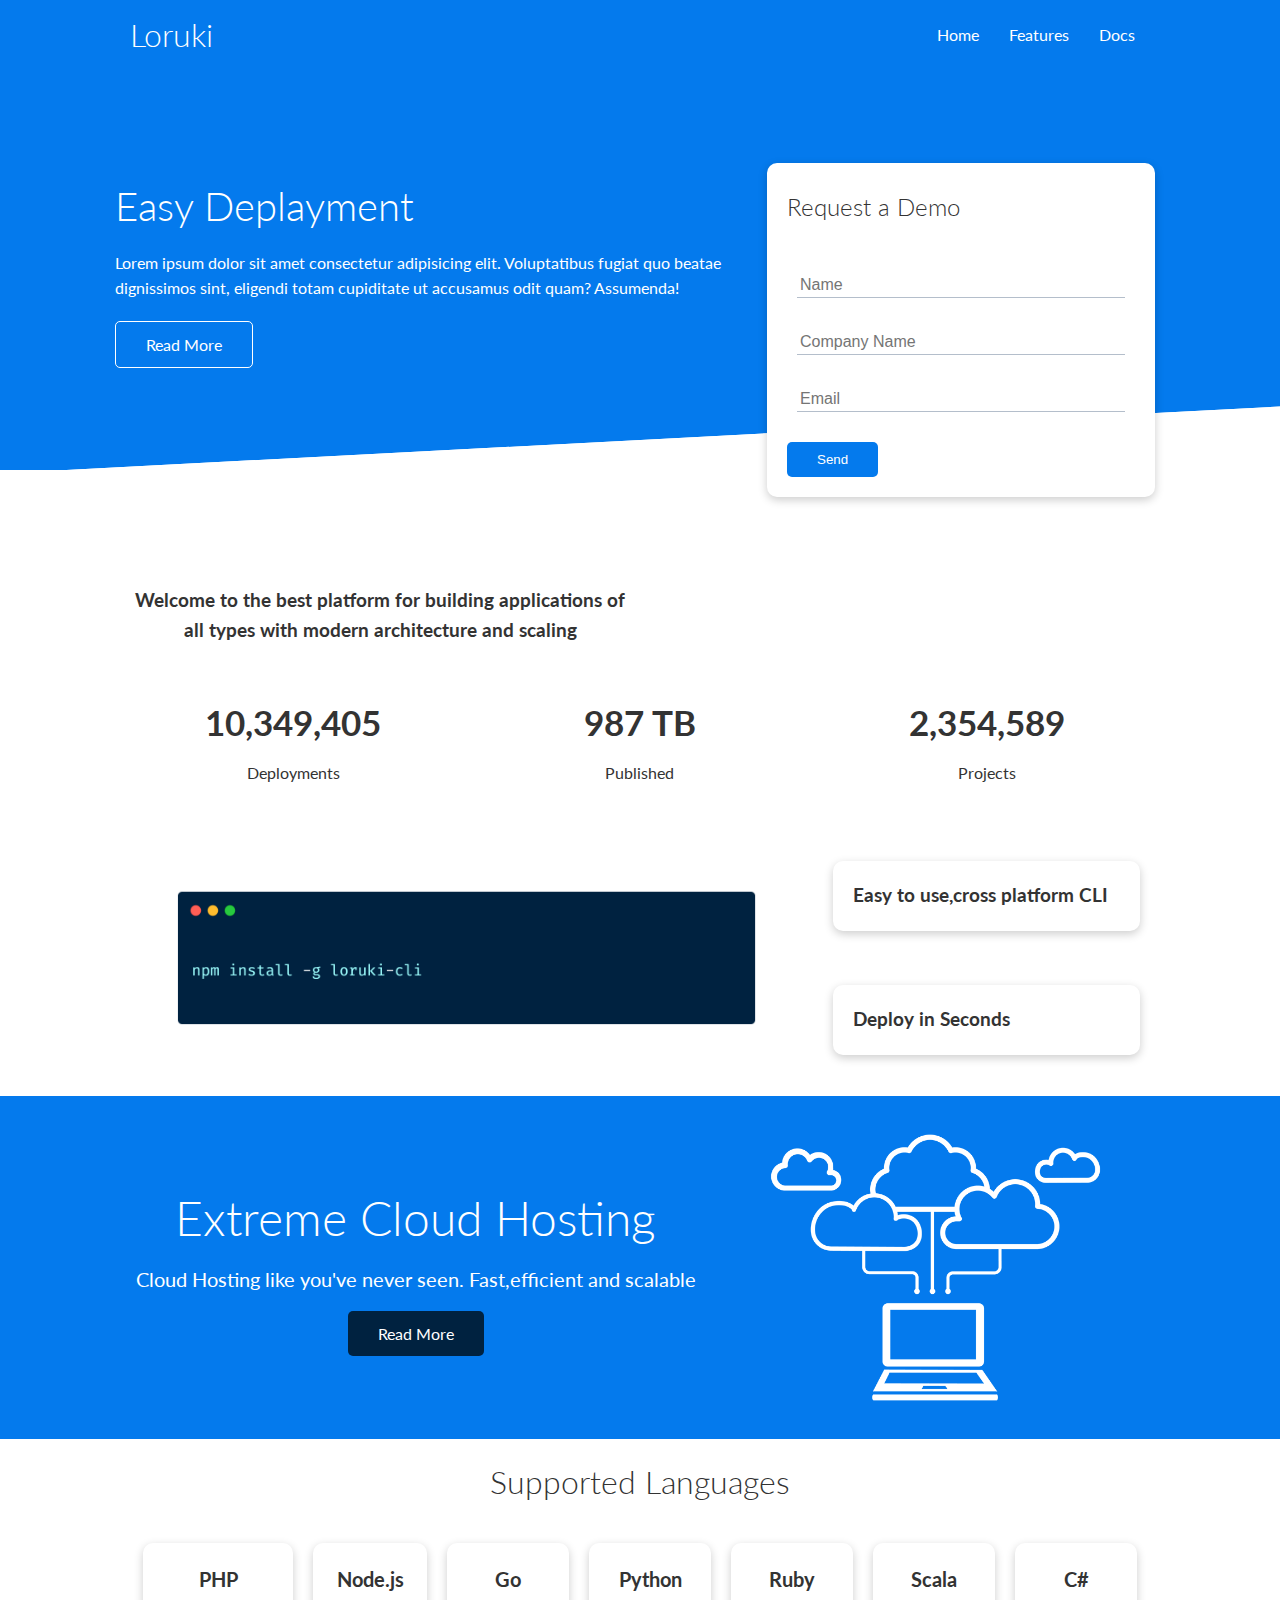
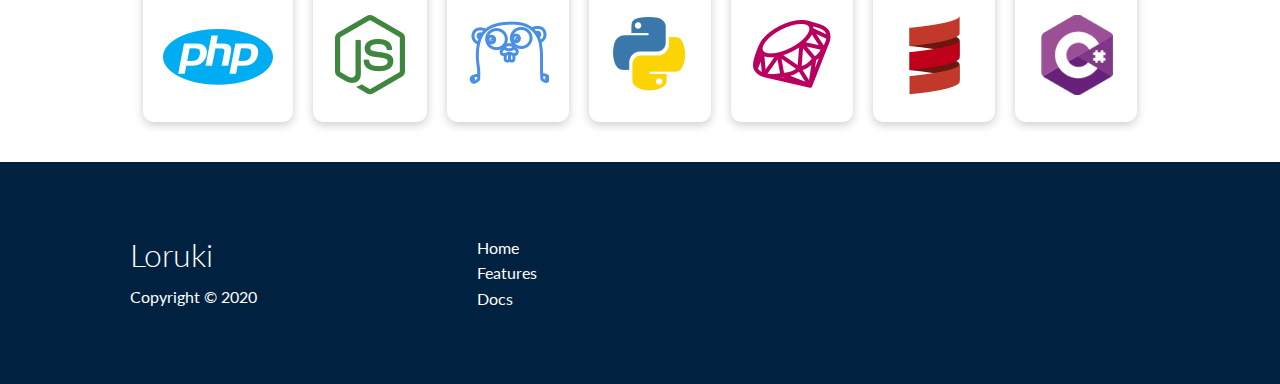
<file: index.html>
<!DOCTYPE html>
<html lang="en">
<head>
    <meta charset="UTF-8">
    <meta http-equiv="X-UA-Compatible" content="IE=edge">
    <meta name="viewport" content="width=device-width, initial-scale=1.0">
    <link rel="stylesheet" href="css/styles.css">

    <link rel="stylesheet" href="https://pro.fontawesome.com/releases/v5.10.0/css/all.css" integrity="sha384-AYmEC3Yw5cVb3ZcuHtOA93w35dYTsvhLPVnYs9eStHfGJvOvKxVfELGroGkvsg+p" crossorigin="anonymous"/>

    <title>Loruki | Clone</title>
</head>
<body>
    <!--Navbar-->
    <div class="navbar">
        <div class="container flex">
            <h1 class="logo">Loruki</h1>
            <nav>
                <ul>
                    <li><a href="index.html">Home</a></li>
                    <li><a href="features.html">Features</a></li>
                    <li><a href="docs.html">Docs</a></li>
                </ul>
            </nav>
        </div>
    </div>

    <!--Showcase-->
    <section class="showcase">
        <div class="container grid">
            <div class="showcase-text">
                <h1>Easy Deplayment</h1>
                <p>Lorem ipsum dolor sit amet consectetur
                    adipisicing elit. Voluptatibus fugiat
                    quo beatae dignissimos sint, eligendi
                    totam cupiditate ut accusamus odit
                    quam? Assumenda!
                </p>
                <a href="features.html" class="btn btn-outline">Read More</a>
                
            </div>
            <div class="showcase-form card">
                <h2>Request a Demo</h2>
                <form name="contact" method="POST"  netlify-honeypot="bot-field" data-netlify="true">
                    <input type="hidden" name="form-name" value="contact">
                    <p class="hidden">
                        <label>Email: <input type="text" name="name" /></label>
                      </p>
                    <div class="form-control">
                        <input type="text" name="name" placeholder="Name" required />
                    </div> 
                    <div class="form-control">
                        <input type="text" name="company" placeholder="Company Name" required/>
                    </div>
                    <div class="form-control">
                        <input type="email" name="email" placeholder="Email" required />
                    </div>  
                    <input type="submit" value="Send" class="btn btn-primary" /> 
                </form>
            </div>
        </div>
    </section>

    <!--Stats-->
    <section class="stats">
        <div class="container">
            <h3 class="stats-heading text-center my-1">
                Welcome to the best platform for building applications of all types
                with modern architecture and scaling
            </h3>

            <div class="grid grid-3 text-center my-4">
                <div>
                    <i class="fas fa-server fa-3x"></i>
                    <h3>10,349,405</h3>
                    <p class="text-secondary">Deployments</p>
                </div>
                <div>
                    <i class="fas fa-upload fa-3x"></i>
                    <h3>987 TB</h3>
                    <p class="text-secondary">Published</p>
                </div>
                <div>
                    <i class="fas fa-project-diagram fa-3x"></i>
                    <h3>2,354,589</h3>
                    <p class="text-secondary">Projects</p>
                </div>
            </div>
        </div>
    </section>

    <!--CLI Section-->
    <section class="cli">
        <div class="container grid">
            <img src="/images/cli.png" alt="CLI IMAGE">
            <div class="card">
                <h3>Easy to use,cross platform CLI</h3>
            </div>
            <div class="card">
                <h3>Deploy in Seconds</h3>
            </div>
        </div>
    </section>


    <!--Cloud Section-->
    <section class="cloud bg-primary my-2 py-2">
        <div class="container grid">
            <div class="text-center">
                <h2 class="lg">Extreme Cloud Hosting</h2>
                <p class="lead my-1">
                    Cloud Hosting like you've never seen.
                    Fast,efficient and scalable
                </p>
                <a href="features.html" class="btn btn-dark">Read More</a>
            </div>
            <img src="/images/cloud.png" alt="CloudiMG">
        </div>
    </section>


    <!--Languages Section-->
    <section class="languages">
        <h2 class="md text-center my-2">
            Supported Languages
        </h2>
        <div class="container flex">
            <div class="card">
                <h4>PHP</h4>
                <img src="/images/logos/php.png" alt="PHP-img.png">
            </div>

            <div class="card">
                <h4>Node.js</h4>
                <img src="/images/logos/node.png" alt="NodeJS-img.png">
            </div>

            <div class="card">
                <h4>Go</h4>
                <img src="/images/logos/go.png" alt="Goland-img.png">
            </div>

            <div class="card">
                <h4>Python</h4>
                <img src="/images/logos/python.png" alt="Python-img.png">
            </div>

            <div class="card">
                <h4>Ruby</h4>
                <img src="/images/logos/ruby.png" alt="Ruby-img.png">
            </div>

            <div class="card">
                <h4>Scala</h4>
                <img src="/images/logos/scala.png" alt="Scala-img.png">
            </div>

            <div class="card">
                <h4>C#</h4>
                <img src="/images/logos/csharp.png" alt="C#-img.png">
            </div>
        </div>
    </section>


    <!--Footer Section-->

    <footer class="footer bg-dark py-5">
        <div class="container grid grid-3">
            <div>
                <h1>Loruki</h1>
                <p>Copyright &copy 2020</p>
            </div>
            <nav>
                <ul>
                    <li><a href="index.html">Home</a></li>
                    <li><a href="features.html">Features</a></li>
                    <li><a href="docs.html">Docs</a></li>
                </ul>
            </nav>
            <div class="social">
                <a href="#">
                    <i class="fab fa-twitter fa-2x"></i>
                </a>
                <a href="#">
                    <i class="fab fa-facebook fa-2x"></i>
                </a>
                <a href="#">
                    <i class="fab fa-instagram fa-2x"></i>
                </a>
                <a href="#">
                    <i class="fab fa-github fa-2x"></i>
                </a>
            </div>
        </div>
    </footer>
</body>
</html>
</file>
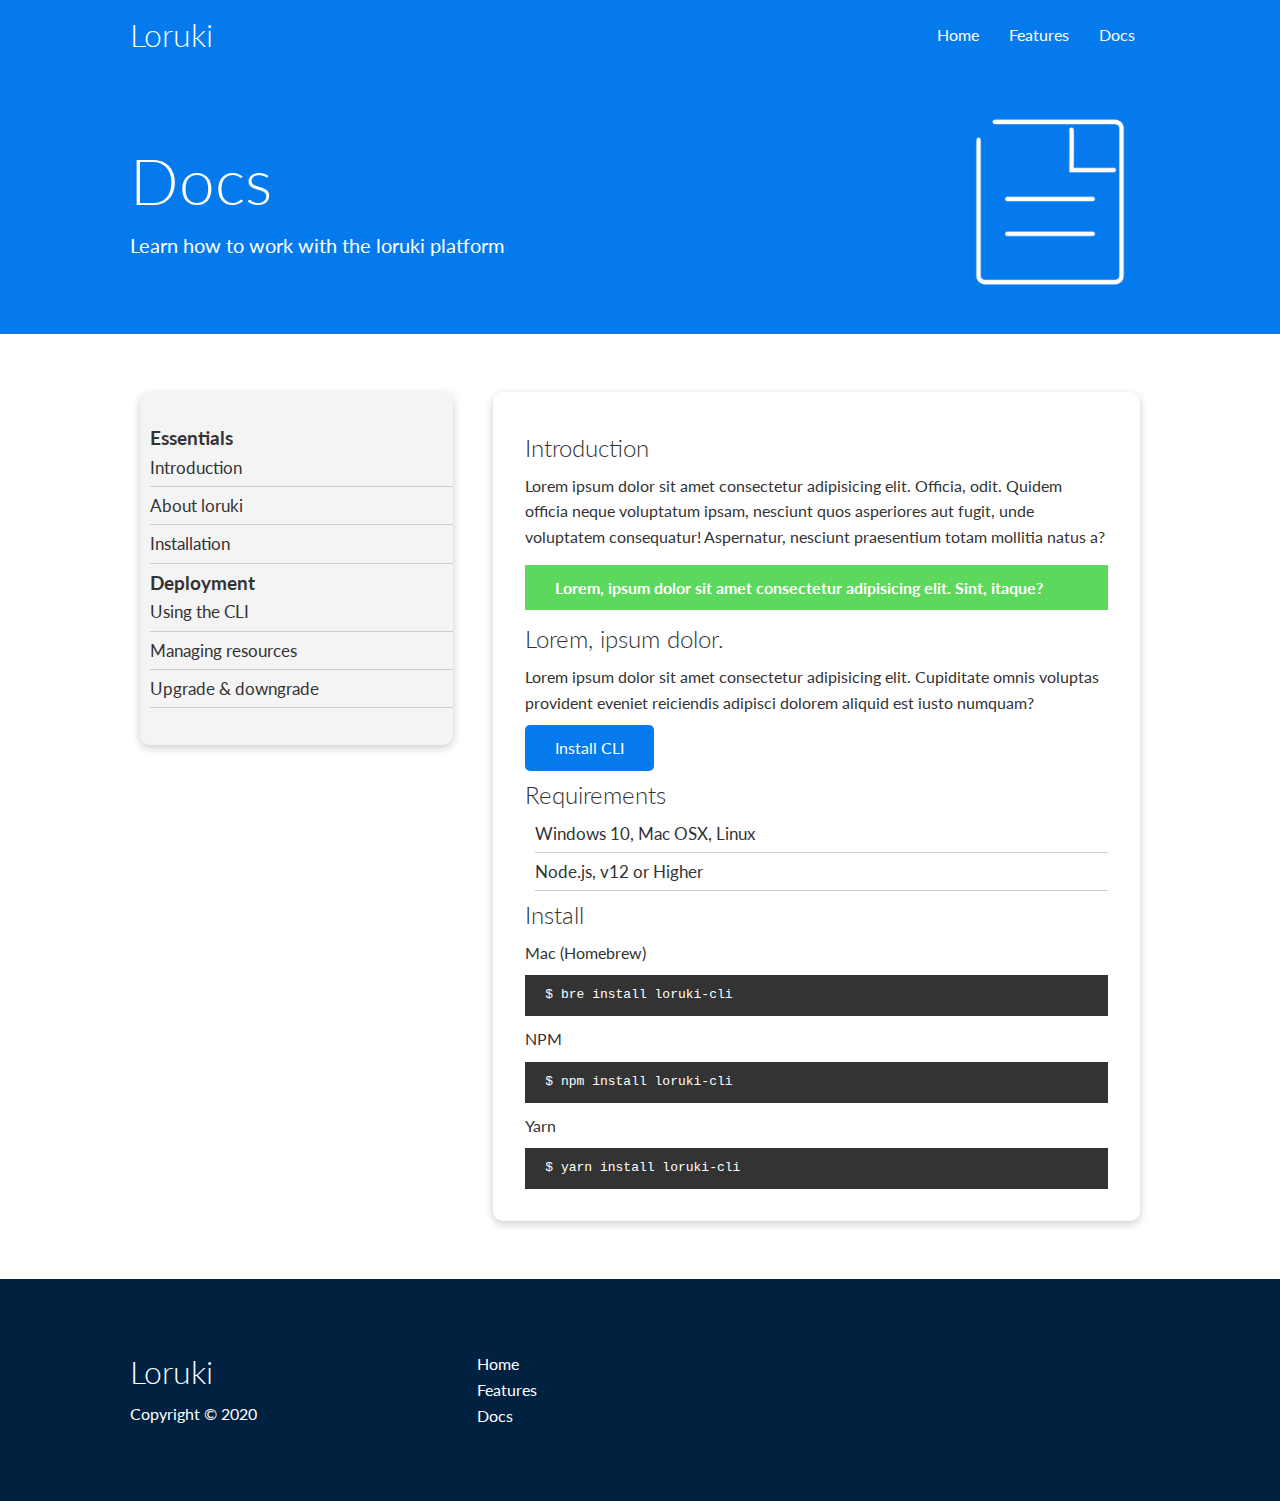
<file: docs.html>
<!DOCTYPE html>
<html lang="en">

<head>
    <meta charset="UTF-8">
    <meta http-equiv="X-UA-Compatible" content="IE=edge">
    <meta name="viewport" content="width=device-width, initial-scale=1.0">
    <link rel="stylesheet" href="css/styles.css">

    <link rel="stylesheet" href="https://pro.fontawesome.com/releases/v5.10.0/css/all.css"
        integrity="sha384-AYmEC3Yw5cVb3ZcuHtOA93w35dYTsvhLPVnYs9eStHfGJvOvKxVfELGroGkvsg+p" crossorigin="anonymous" />

    <title>Loruki | Clone</title>
</head>


<body>
    <div class="navbar">
        <div class="container flex">
            <h1 class="logo">Loruki</h1>
            <nav>
                <ul>
                    <li><a href="index.html">Home</a></li>
                    <li><a href="features.html">Features</a></li>
                    <li><a href="docs.html">Docs</a></li>
                </ul>
            </nav>
        </div>
    </div>


    <!--Head-main -->
    <section class="docs-head bg-primary py-3">
        <div class="container grid">
            <div >
                <h1 class="xl">Docs</h1>
                <p class="lead">
                    Learn how to work with the loruki platform
                </p>
            </div>
            <img src="images/docs.png" alt="Server-img.png">
        </div>
    </section>

    <!--Docs Main-->
    <section class="docs-main my-4">
        <div class="container grid">
            <div class="card bg-light py-3">
                <h3 class="my-2">Essentials</h3>
                <nav>
                    <ul>
                        <li><a href="#">Introduction</a></li>
                        <li><a href="#">About loruki</a></li>
                        <li><a href="#">Installation</a></li>
                    </ul>
                </nav>

                <h3 class="my-2">Deployment</h3>
                <nav>
                    <ul>
                        <li><a href="#">Using the CLI</a></li>
                        <li><a href="#">Managing resources</a></li>
                        <li><a href="#">Upgrade & downgrade</a></li>
                    </ul>
                </nav>
            </div>
            <div class="card p-3">
                <h2>Introduction</h2>
                <p>
                    Lorem ipsum dolor sit amet consectetur adipisicing elit. Officia, odit. Quidem officia neque voluptatum ipsam, nesciunt quos asperiores aut fugit, unde voluptatem consequatur! Aspernatur, nesciunt praesentium totam mollitia natus a?
                </p>

                <div class="alert alert-success">
                    <i class="fas fa-info"></i>
                    Lorem, ipsum dolor sit amet consectetur adipisicing elit. Sint, itaque?
                </div>

                <h2>Lorem, ipsum dolor.</h2>
                <p>Lorem ipsum dolor sit amet consectetur adipisicing elit. Cupiditate omnis voluptas provident eveniet reiciendis adipisci dolorem aliquid est iusto numquam?</p>
                <a class="btn btn-primary" href="#">Install CLI</a>
                
                <h2>Requirements</h2>
                <ul>
                    <li>Windows 10, Mac OSX, Linux</li>
                    <li>Node.js, v12 or Higher</li>
                </ul>

                <h2>Install</h2>
                <p>Mac (Homebrew)</p>
                <pre><code>$ bre install loruki-cli</code></pre>
                <p>NPM </p>
                <pre><code>$ npm install loruki-cli</code></pre>
                <p>Yarn</p>
                <pre><code>$ yarn install loruki-cli</code></pre>

            </div>
        </div>
    </section>

    

    <footer class="footer bg-dark py-5">
        <div class="container grid grid-3">
            <div>
                <h1>Loruki</h1>
                <p>Copyright &copy 2020</p>
            </div>
            <nav>
                <ul>
                    <li><a href="index.html">Home</a></li>
                    <li><a href="features.html">Features</a></li>
                    <li><a href="docs.html">Docs</a></li>
                </ul>
            </nav>
            <div class="social">
                <a href="#">
                    <i class="fab fa-twitter fa-2x"></i>
                </a>
                <a href="#">
                    <i class="fab fa-facebook fa-2x"></i>
                </a>
                <a href="#">
                    <i class="fab fa-instagram fa-2x"></i>
                </a>
                <a href="#">
                    <i class="fab fa-github fa-2x"></i>
                </a>
            </div>
        </div>
    </footer>
</body>

</html>
</file>
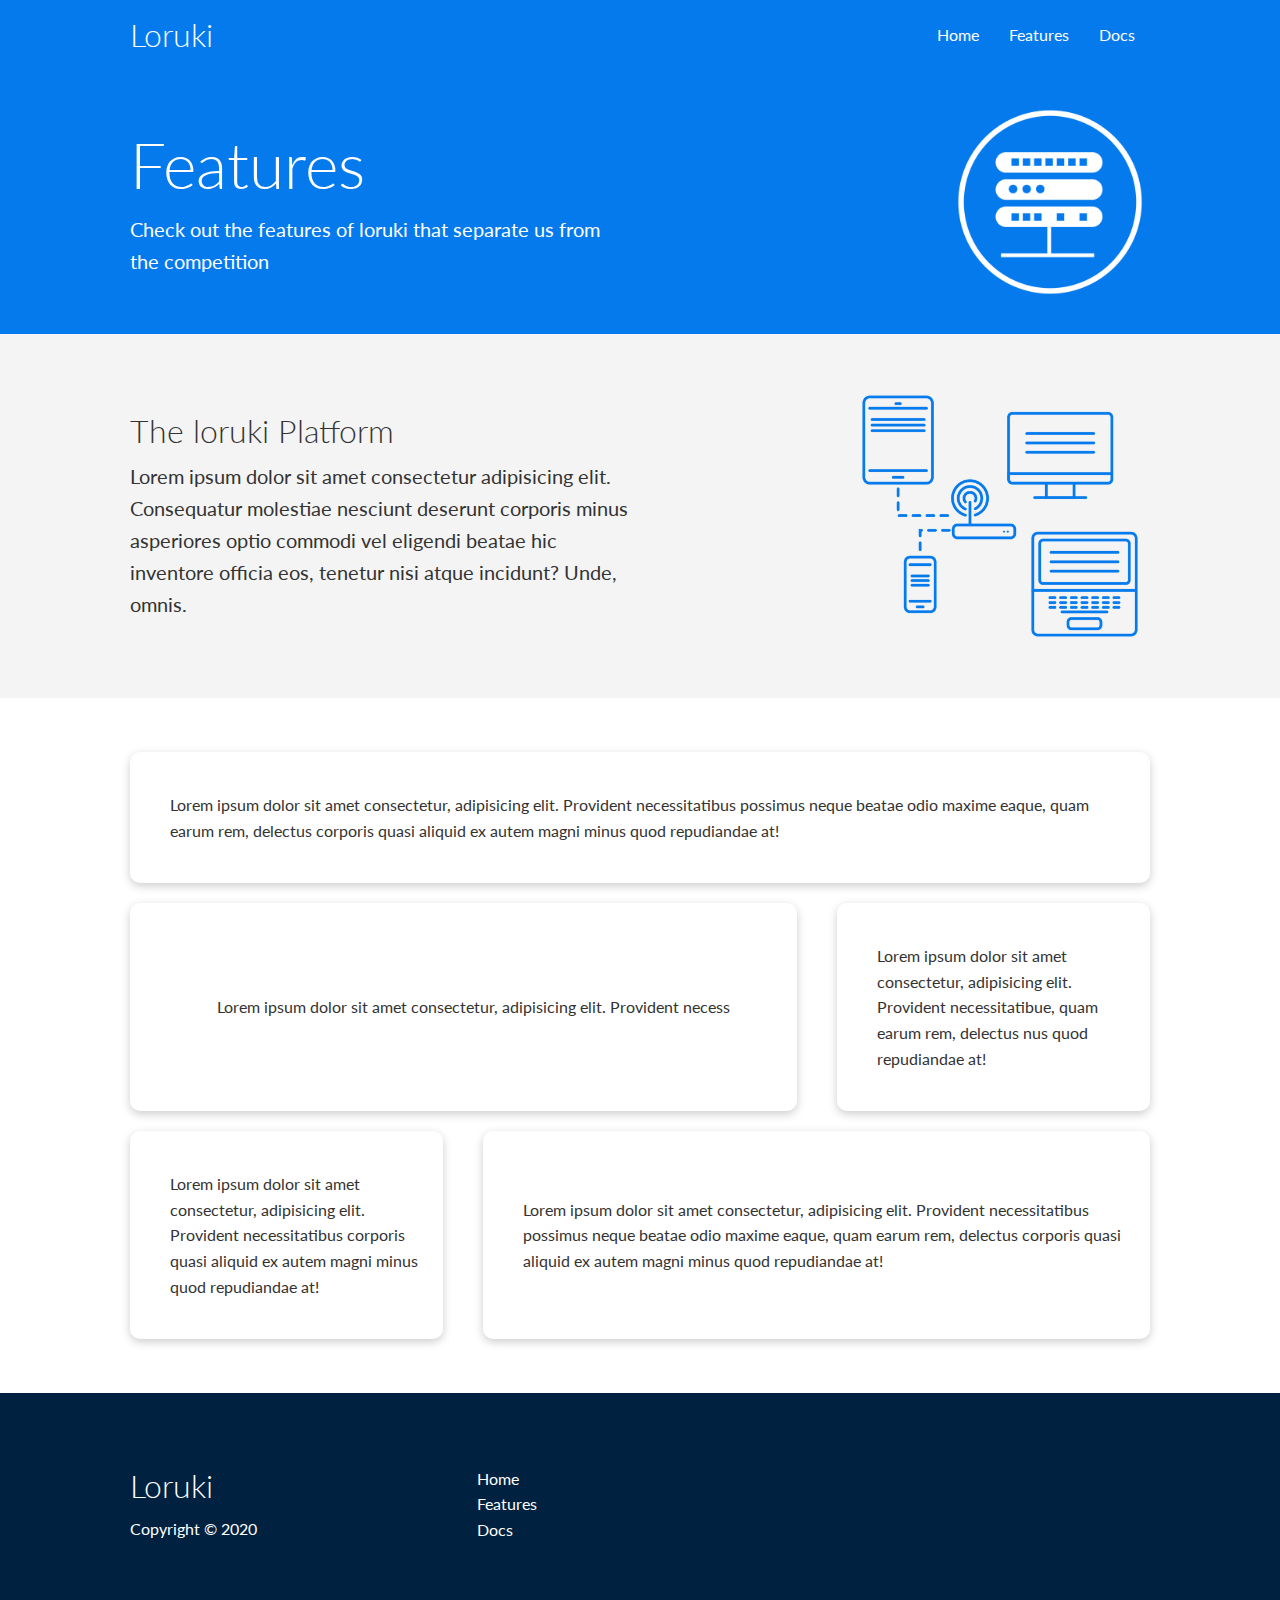
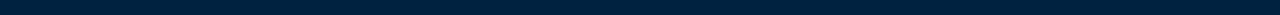
<file: features.html>
<!DOCTYPE html>
<html lang="en">

<head>
    <meta charset="UTF-8">
    <meta http-equiv="X-UA-Compatible" content="IE=edge">
    <meta name="viewport" content="width=device-width, initial-scale=1.0">
    <link rel="stylesheet" href="css/styles.css">

    <link rel="stylesheet" href="https://pro.fontawesome.com/releases/v5.10.0/css/all.css"
        integrity="sha384-AYmEC3Yw5cVb3ZcuHtOA93w35dYTsvhLPVnYs9eStHfGJvOvKxVfELGroGkvsg+p" crossorigin="anonymous" />

    <title>Loruki | Clone</title>
</head>


<body>
    <div class="navbar">
        <div class="container flex">
            <h1 class="logo">Loruki</h1>
            <nav>
                <ul>
                    <li><a href="index.html">Home</a></li>
                    <li><a href="features.html">Features</a></li>
                    <li><a href="docs.html">Docs</a></li>
                </ul>
            </nav>
        </div>
    </div>


    <!--Head-main -->
    <section class="features-head bg-primary py-3">
        <div class="container grid">
            <div >
                <h1 class="xl">Features</h1>
                <p class="lead">
                    Check out the features of loruki that
                    separate us from the competition
                </p>
            </div>
            <img src="images/server.png" alt="Server-img.png">
        </div>
    </section>

    <!--Subhead-->
    <section class="features-sub-head bg-light py-3">
        <div class="container grid">
            <div class="subhead">
                <h1 class="md">The loruki Platform</h1>
                <p class="lead">
                    Lorem ipsum dolor sit amet consectetur adipisicing elit. Consequatur molestiae nesciunt deserunt corporis minus asperiores optio commodi vel eligendi beatae hic inventore officia eos, tenetur nisi atque incidunt? Unde, omnis.
                </p>
            </div>
            <img src="images/server2.png" alt="Server-img.png">
        </div>
    </section>

    <!--Features-cards-->
    <section class="features-main my-2">
        <div class="container grid grid-3">
            <div class="card flex">
                <i class="fas fa-server fa-3x"></i>
                <p>
                    Lorem ipsum dolor sit amet consectetur, adipisicing elit. Provident necessitatibus possimus neque beatae odio maxime eaque, quam earum rem, delectus corporis quasi aliquid ex autem magni minus quod repudiandae at!
                </p>
            </div>
            <div class="card flex">
                <i class="fas fa-server fa-3x"></i>
                <p>
                    Lorem ipsum dolor sit amet consectetur, adipisicing elit. Provident necess
            </div>
            <div class="card flex">
                <i class="fas fa-server fa-3x"></i>
                <p>
                    Lorem ipsum dolor sit amet consectetur, adipisicing elit. Provident necessitatibue, quam earum rem, delectus nus quod repudiandae at!
                </p>
            </div>
            <div class="card flex">
                <i class="fas fa-server fa-3x"></i>
                <p>
                    Lorem ipsum dolor sit amet consectetur, adipisicing elit. Provident necessitatibus  corporis quasi aliquid ex autem magni minus quod repudiandae at!
                </p>
            </div>
            <div class="card flex">
                <i class="fas fa-server fa-3x"></i>
                <p>
                    Lorem ipsum dolor sit amet consectetur, adipisicing elit. Provident necessitatibus possimus neque beatae odio maxime eaque, quam earum rem, delectus corporis quasi aliquid ex autem magni minus quod repudiandae at!
                </p>
            </div>
        </div>
    </section>

    <footer class="footer bg-dark py-5">
        <div class="container grid grid-3">
            <div>
                <h1>Loruki</h1>
                <p>Copyright &copy 2020</p>
            </div>
            <nav>
                <ul>
                    <li><a href="index.html">Home</a></li>
                    <li><a href="features.html">Features</a></li>
                    <li><a href="docs.html">Docs</a></li>
                </ul>
            </nav>
            <div class="social">
                <a href="#">
                    <i class="fab fa-twitter fa-2x"></i>
                </a>
                <a href="#">
                    <i class="fab fa-facebook fa-2x"></i>
                </a>
                <a href="#">
                    <i class="fab fa-instagram fa-2x"></i>
                </a>
                <a href="#">
                    <i class="fab fa-github fa-2x"></i>
                </a>
            </div>
        </div>
    </footer>
</body>

</html>
</file>
<file: css/styles.css>
@import url("https://fonts.googleapis.com/css2?family=Lato:wght@300&display=swap");

:root {
  --primary-color: #047aed;
  --secondary-color: #1c3fa8;
  --dark-color: #002240;
  --light-color: #f4f4f4;
  --success-color: #5cd85c;
  --danger-color: #d9534f;
}

* {
  box-sizing: border-box;
  padding: 0;
  margin: 0;
}

body {
  font-family: "Lato", sans-serif;
  color: #333;
  line-height: 1.6;
}

ul {
  list-style-type: none;
}

a {
  text-decoration: none;
  color: #333;
}

h1,
h2 {
  font-weight: 300;
  line-height: 1.2;
  margin: 10px 0;
}

p {
  margin: 10px 0;
}

img {
  width: 100%;
}

/*Navbar */
.navbar {
  background-color: var(--primary-color);
  color: white;
  height: 70px;
}

.navbar ul {
  display: flex;
}

.navbar a {
  color: white;
  padding: 10px;
  margin: 0 5px;
}

.navbar a:hover {
  border-bottom: 2px white solid;
}

.navbar .flex {
  justify-content: space-between;
}

/* Shocase */

.showcase {
  height: 400px;
  background-color: var(--primary-color);
  color: white;
  position: relative;
}

.showcase h1 {
  font-size: 40px;
}

.showcase p {
  margin: 20px 0;
}

.showcase .grid {
  overflow: visible;
  grid-template-columns: 60% 40%;
  gap: 30px;
}

.showcase-text {
  animation: slideInFromLeft 1s ease-in;
}

.showcase-form {
  position: relative;
  top: 60px;
  max-height: 350px;
  max-width: 400px;
  padding: 40px;
  z-index: 100;
  animation: slideInFromRight 1s ease-in;
}

.showcase-form .form-control {
  margin: 30px 10px 30px 10px;
}

.showcase-form input[type="text"],
.showcase-form input[type="email"] {
  border: 0;
  border-bottom: 1px solid #b4becb;
  width: 100%;
  padding: 3px;
  font-size: 16px;
}

.showcase-form input:focus {
  outline: none;
}
.hidden {
  visibility: hidden;
  height: 0;
}

.showcase::before,
.showcase::after {
  content: "";
  position: absolute;
  height: 100px;
  bottom: -70px;
  right: 0;
  left: 0;
  background: white;
  transform: skewY(-3deg);
}

/* Stats*/

.stats {
  padding-top: 100px;
  animation: slideInFromBot 1s ease-in;
}

.stats-heading {
  max-width: 500px;
  margin: auto;
}

.stats .grid h3 {
  font-size: 35px;
}

/* CLI SECTION*/
.cli .grid {
  grid-template-columns: 1fr 1fr 1fr;
  grid-template-rows: 1fr 1fr;
}

/* select first child */
.cli .grid > *:first-child {
  grid-column: 1 / span 2;
  grid-row: 1 / span 2;
}

/*Cloud */
.cloud .grid {
  grid-template-columns: 4fr 3fr;
}

/* Languagues */
.languages .flex {
  flex-wrap: wrap;
}

.languages .card {
  text-align: center;
  margin: 18px 10px 40px;
}

.languages .card h4 {
  font-size: 20px;
  margin-bottom: 20px;
}

.languages .card:hover {
  transform: translateY(-15px);
}

/* Foooter */

.footer .social a {
  margin: 0 10px;
}

/* Features */

.features-head img {
  width: 200px;
  justify-self: flex-end;
}

.subhead {
  color: #333333;
}
.features-sub-head img {
  width: 300px;
  justify-self: flex-end;
}

.features-main .grid {
  padding: 30px;
}

.features-main .card > i {
  margin-right: 20px;
}

.features-main .grid > *:first-child {
  grid-column: 1 / span 3;
  grid-row: 1 / span 2;
}

.features-main .grid > *:nth-child(2) {
  grid-column: 1 / span 2;
}

.features-main .grid > *:nth-child(5) {
  grid-column: 2 / span 2;
}

/* DOCS */
.docs-head img {
  width: 200px;
  justify-self: flex-end;
}

.docs-main h3 {
  margin: 0 10px;
}

.docs-main .grid {
  grid-template-columns: 1fr 2fr;
  align-items: flex-start;
}

.docs-main li {
  font-size: 17px;
  padding-bottom: 5px;
  margin-bottom: 5px;
  margin-left: 10px;
  border-bottom: 1px #ccc solid;
}

.docs-main .container .card {
  color: #333;
}

code,
pre {
  background-color: #333;
  color: white;
  padding: 10px;
}

/* ANIMATIONS */
@keyframes slideInFromLeft {
  0% {
    transform: translateX(-100%);
  }
  100% {
    transform: translateX(0);
  }
}

@keyframes slideInFromRight {
  0% {
    transform: translateX(100%);
  }
  100% {
    transform: translateX(0);
  }
}

@keyframes slideInFromAbove {
  0% {
    transform: translateY(-100%);
  }
  100% {
    transform: translateY(0);
  }
}

@keyframes slideInFromBot {
  0% {
    transform: translateY(100%);
  }
  100% {
    transform: translateY(0);
  }
}

/* Tablets and under */
@media (max-width: 768px) {
  .grid,
  .showcase .grid,
  .stats .grid,
  .cli .grid,
  .cloud,
  .grid,
  .features-main .grid,
  .docs-main .grid {
    grid-template-columns: 1fr;
    grid-template-rows: 1fr;
  }

  .showcase {
    height: auto;
  }

  .shocase-text {
    text-align: center;
    margin-top: 40px;
    animation: slideInFromAbove 1s ease-in;
  }

  .showcase-form {
    margin: auto;
    animation: slideInFromBot 1s ease-in;
  }

  .cli .grid > *:first-child {
    grid-column: 1;
    grid-row: 1;
  }

  .features-head,
  .features-sub-head,
  .docs-head {
    text-align: center;
  }

  .features-head img,
  .features-sub-head img,
  .docs-head img {
    justify-self: center;
  }
}

/* Mobile */
@media (max-width: 500px) {
  .navbar {
    height: 110px;
  }

  .navbar .flex {
    flex-direction: column;
  }

  .navbar ul {
    padding: 10px;
    background-color: rgba(0, 0, 0, 0.1);
  }
}

/* Ultilities*/
.container {
  max-width: 1100px;
  margin: 0 auto;
  overflow-y: auto;
  padding: 0 40px;
}

.card {
  background-color: white;
  color: #333;
  border-radius: 10px;
  box-shadow: 0 3px 10px rgba(0, 0, 0, 0.2);
  padding: 20px;
  margin: 10px;
}

.btn {
  display: inline-block;
  padding: 10px 30px;
  cursor: pointer;
  background: var(--primary-color);
  color: white;
  border: 0;
  border-radius: 5px;
}

.btn-outline {
  background-color: transparent;
  border: 1px solid white;
}

.btn:hover {
  transform: scale(0.95);
}

/*Backgrounds and colored btns */
.bg-primary,
.btn-primary {
  background-color: var(--primary-color);
  color: white;
}

.bg-secondary,
.btn-secondary {
  background-color: var(--secondary-color);
  color: white;
}

.bg-dark,
.btn-dark {
  background-color: var(--dark-color);
  color: white;
}

.bg-light,
.btn-light {
  background-color: var(--light-color);
  color: white;
}
.bg-primary a,
.btn-primary a,
.bg-secondary a,
.btn-secondary a,
.bg-dark a,
.btn-dark a {
  color: white;
}

/* Text sizes */
.lead {
  font-size: 20px;
}

.sm {
  font-size: 1rem;
}

.md {
  font-size: 2rem;
}

.lg {
  font-size: 3rem;
}

.xl {
  font-size: 4rem;
}

.text-center {
  text-align: center;
}

.flex {
  display: flex;
  justify-content: center;
  align-items: center;
  height: 100%;
}

.grid {
  display: grid;
  grid-template-columns: 1fr 1fr;
  gap: 20px;
  justify-content: center;
  align-items: center;
  height: 100%;
}

.grid-3 {
  grid-template-columns: 1fr 1fr 1fr;
}

/* Margins */

/* y axis */
.my-1 {
  margin: 1rem 0;
}

.my-2 {
  margin: 1.5rem 0;
}

.my-3 {
  margin: 2rem 0;
}

.my-4 {
  margin: 3rem 0;
}

.my-5 {
  margin: 4rem 0;
}

/* all around margins */

.m-1 {
  margin: 1rem;
}

.m-2 {
  margin: 1.5rem;
}

.m-3 {
  margin: 2rem;
}

.m-4 {
  margin: 3rem;
}

.m-5 {
  margin: 4rem;
}

/*Paddings */

/* y axis */
.py-1 {
  padding: 1rem 0;
}

.py-2 {
  padding: 1.5rem 0;
}

.py-3 {
  padding: 2rem 0;
}

.py-4 {
  padding: 3rem 0;
}

.py-5 {
  padding: 4rem 0;
}

/* all around padding */

.p-1 {
  padding: 1rem;
}

.p-2 {
  padding: 1.5rem;
}

.p-3 {
  padding: 2rem;
}

.p-4 {
  padding: 3rem;
}

.p-5 {
  padding: 4rem;
}

/*alerts */
.alert {
  background-color: var(--light-color);
  padding: 10px 20px;
  font-weight: bold;
  margin: 15px 0;
}

.alert i {
  margin-right: 10px;
}

.alert-success {
  background-color: var(--success-color);
  color: white;
}

.alert-danger {
  background-color: var(--danger-color);
  color: white;
}
</file>
